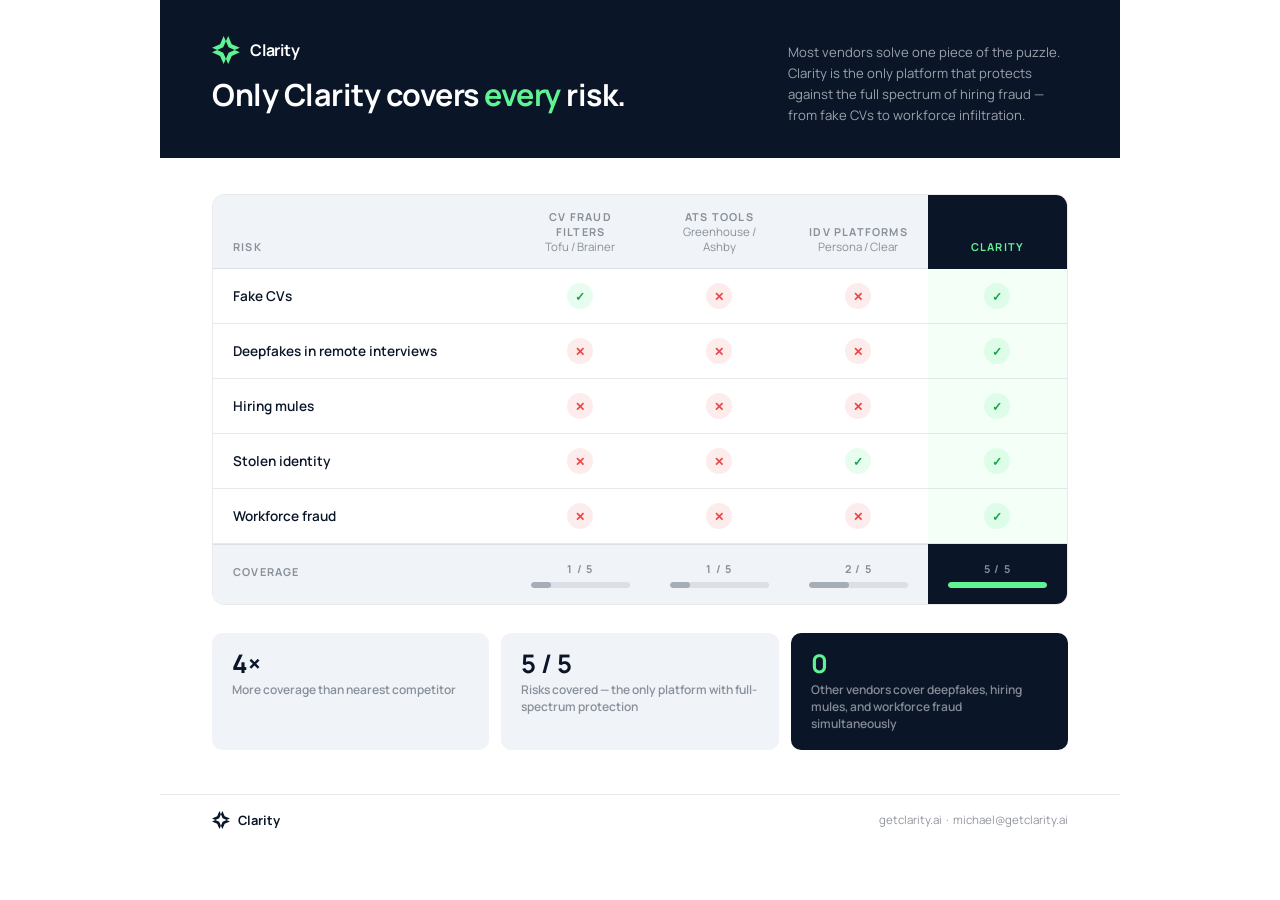
<file: hiring-fraud-comparison-branded.html>
<!DOCTYPE html>
<html lang="en">
<head>
  <meta charset="UTF-8"/>
  <meta name="viewport" content="width=device-width, initial-scale=1.0"/>
  <title>Hiring Fraud Protection — Clarity</title>
  <link href="https://fonts.googleapis.com/css2?family=Manrope:wght@400;600;700&display=swap" rel="stylesheet"/>
  <style>
    *, *::before, *::after { box-sizing: border-box; margin: 0; padding: 0; }

    :root {
      --navy:     #0a1628;
      --green:    #61F393;
      --danger:   #EF4444;
      --light-bg: #F0F4F8;
      --white:    #FFFFFF;
      --muted:    rgba(10,22,40,0.45);
      --border:   rgba(10,22,40,0.09);
    }

    html, body {
      width: 100%; height: 100%;
      background: var(--white);
      font-family: 'Manrope', sans-serif;
      color: var(--navy);
      -webkit-print-color-adjust: exact;
      print-color-adjust: exact;
    }

    /* ── PAGE SHELL ── */
    .page {
      width: 960px;
      min-height: 540px;
      margin: 0 auto;
      background: var(--white);
      display: flex;
      flex-direction: column;
    }

    /* ── HEADER ── */
    .header {
      background: var(--navy);
      padding: 36px 52px 32px;
      display: flex;
      align-items: flex-start;
      justify-content: space-between;
      gap: 24px;
    }

    .header-left { display: flex; flex-direction: column; gap: 14px; }

    .logo-row {
      display: flex;
      align-items: center;
      gap: 10px;
    }

    .logo-row svg { width: 28px; height: 28px; color: var(--green); flex-shrink: 0; }
    .logo-row span { font-size: 1rem; font-weight: 700; color: var(--white); letter-spacing: -0.2px; }

    .header h1 {
      font-size: 1.9rem;
      font-weight: 700;
      color: var(--white);
      line-height: 1.15;
      letter-spacing: -0.5px;
      max-width: 420px;
    }

    .header h1 em {
      font-style: normal;
      color: var(--green);
    }

    .header-right {
      padding-top: 6px;
      max-width: 280px;
    }

    .header-right p {
      font-size: 0.82rem;
      font-weight: 400;
      color: rgba(255,255,255,0.6);
      line-height: 1.6;
    }

    /* ── BODY ── */
    .body {
      flex: 1;
      padding: 36px 52px 44px;
      background: var(--white);
      display: flex;
      flex-direction: column;
      gap: 28px;
    }

    /* ── TABLE ── */
    .table-wrap { overflow: hidden; border-radius: 12px; border: 1px solid var(--border); }

    table {
      width: 100%;
      border-collapse: collapse;
      font-size: 0.83rem;
    }

    /* Column header row */
    thead tr th {
      padding: 14px 20px;
      font-size: 0.68rem;
      font-weight: 700;
      text-transform: uppercase;
      letter-spacing: 1.2px;
      color: var(--muted);
      background: var(--light-bg);
      border-bottom: 1px solid var(--border);
      text-align: left;
      vertical-align: bottom;
    }

    thead tr th:not(:first-child) { text-align: center; }

    /* Clarity column highlight */
    thead tr th.clarity-col {
      background: var(--navy);
      color: var(--green);
      border-bottom-color: var(--navy);
    }

    /* Body rows */
    tbody tr td {
      padding: 14px 20px;
      border-bottom: 1px solid var(--border);
      vertical-align: middle;
      background: var(--white);
    }

    tbody tr:last-child td { border-bottom: none; }

    tbody tr td:first-child {
      font-weight: 600;
      font-size: 0.85rem;
      color: var(--navy);
    }

    tbody tr td:not(:first-child) {
      text-align: center;
    }

    /* Clarity column cells */
    tbody tr td.clarity-col {
      background: rgba(97,243,147,0.07);
    }

    /* Hover row tint */
    tbody tr:hover td { background: var(--light-bg); }
    tbody tr:hover td.clarity-col { background: rgba(97,243,147,0.12); }

    /* ── ICONS ── */
    .icon-check, .icon-cross {
      display: inline-flex;
      align-items: center;
      justify-content: center;
      width: 26px; height: 26px;
      border-radius: 50%;
      font-size: 0.75rem;
      font-weight: 700;
    }

    .icon-check { background: rgba(97,243,147,0.15); color: #16a34a; }
    .icon-cross  { background: rgba(239,68,68,0.1);   color: var(--danger); }

    /* ── COVERAGE FOOTER ROW ── */
    .coverage-row td {
      padding: 16px 20px !important;
      background: var(--light-bg) !important;
      border-top: 2px solid var(--border) !important;
      border-bottom: none !important;
    }

    .coverage-row td.clarity-col {
      background: var(--navy) !important;
    }

    .coverage-label {
      font-size: 0.68rem;
      font-weight: 700;
      text-transform: uppercase;
      letter-spacing: 1.2px;
      color: var(--muted);
      display: block;
      margin-bottom: 6px;
    }

    .coverage-bar-wrap {
      display: flex;
      align-items: center;
      gap: 8px;
    }

    .coverage-bar-track {
      flex: 1;
      height: 6px;
      border-radius: 99px;
      background: var(--border);
      overflow: hidden;
    }

    .coverage-bar-fill {
      height: 100%;
      border-radius: 99px;
      background: rgba(10,22,40,0.25);
    }

    .clarity-col .coverage-bar-fill { background: var(--green); }

    .coverage-num {
      font-size: 0.78rem;
      font-weight: 700;
      color: var(--muted);
      white-space: nowrap;
    }

    .clarity-col .coverage-num { color: var(--green); }

    /* ── STAT STRIP ── */
    .stat-strip {
      display: flex;
      gap: 12px;
    }

    .stat-card {
      flex: 1;
      background: var(--light-bg);
      border-radius: 10px;
      padding: 18px 20px;
      display: flex;
      flex-direction: column;
      gap: 4px;
    }

    .stat-card.accent {
      background: var(--navy);
    }

    .stat-num {
      font-size: 1.6rem;
      font-weight: 700;
      color: var(--navy);
      line-height: 1;
    }

    .stat-card.accent .stat-num { color: var(--green); }

    .stat-label {
      font-size: 0.75rem;
      font-weight: 600;
      color: var(--muted);
    }

    .stat-card.accent .stat-label { color: rgba(255,255,255,0.5); }

    /* ── FOOTER ── */
    .footer {
      border-top: 1px solid var(--border);
      padding: 16px 52px;
      display: flex;
      align-items: center;
      justify-content: space-between;
    }

    .footer-logo {
      display: flex;
      align-items: center;
      gap: 8px;
    }

    .footer-logo svg { width: 18px; height: 18px; color: var(--navy); }
    .footer-logo span { font-size: 0.8rem; font-weight: 700; color: var(--navy); }

    .footer p {
      font-size: 0.72rem;
      color: var(--muted);
    }

    @media print {
      .page { width: 100%; }
      body { background: white; }
    }
  </style>
</head>
<body>
<div class="page">

  <!-- HEADER -->
  <div class="header">
    <div class="header-left">
      <div class="logo-row">
        <svg viewBox="0 0 56 56" fill="none"><path d="M39.48 16.28L32.35 0L27.81 10.48L33.1 22.71L45.23 28.05L55.63 23.47L39.48 16.28Z" fill="currentColor"/><path d="M39.48 39.81L55.62 32.62L45.24 28.05L33.11 33.38L27.81 45.62L32.35 56.1L39.48 39.81Z" fill="currentColor"/><path d="M16.15 39.82L23.28 56.1L27.82 45.62L22.53 33.39L10.4 28.05L0 32.62L16.15 39.82Z" fill="currentColor"/><path d="M16.15 16.28L0 23.48L10.39 28.05L22.52 22.71L27.81 10.48L23.28 0L16.15 16.28Z" fill="currentColor"/></svg>
        <span>Clarity</span>
      </div>
      <h1>Only Clarity covers <em>every</em> risk.</h1>
    </div>
    <div class="header-right">
      <p>Most vendors solve one piece of the puzzle. Clarity is the only platform that protects against the full spectrum of hiring fraud — from fake CVs to workforce infiltration.</p>
    </div>
  </div>

  <!-- BODY -->
  <div class="body">

    <!-- COMPARISON TABLE -->
    <div class="table-wrap">
      <table>
        <thead>
          <tr>
            <th style="width:30%">Risk</th>
            <th style="width:14%">CV Fraud Filters<br/><span style="font-weight:400;text-transform:none;letter-spacing:0;font-size:0.72rem;">Tofu / Brainer</span></th>
            <th style="width:14%">ATS Tools<br/><span style="font-weight:400;text-transform:none;letter-spacing:0;font-size:0.72rem;">Greenhouse / Ashby</span></th>
            <th style="width:14%">IDV Platforms<br/><span style="font-weight:400;text-transform:none;letter-spacing:0;font-size:0.72rem;">Persona / Clear</span></th>
            <th style="width:14%" class="clarity-col">Clarity</th>
          </tr>
        </thead>
        <tbody>
          <tr>
            <td>Fake CVs</td>
            <td><span class="icon-check">✓</span></td>
            <td><span class="icon-cross">✕</span></td>
            <td><span class="icon-cross">✕</span></td>
            <td class="clarity-col"><span class="icon-check">✓</span></td>
          </tr>
          <tr>
            <td>Deepfakes in remote interviews</td>
            <td><span class="icon-cross">✕</span></td>
            <td><span class="icon-cross">✕</span></td>
            <td><span class="icon-cross">✕</span></td>
            <td class="clarity-col"><span class="icon-check">✓</span></td>
          </tr>
          <tr>
            <td>Hiring mules</td>
            <td><span class="icon-cross">✕</span></td>
            <td><span class="icon-cross">✕</span></td>
            <td><span class="icon-cross">✕</span></td>
            <td class="clarity-col"><span class="icon-check">✓</span></td>
          </tr>
          <tr>
            <td>Stolen identity</td>
            <td><span class="icon-cross">✕</span></td>
            <td><span class="icon-cross">✕</span></td>
            <td><span class="icon-check">✓</span></td>
            <td class="clarity-col"><span class="icon-check">✓</span></td>
          </tr>
          <tr>
            <td>Workforce fraud</td>
            <td><span class="icon-cross">✕</span></td>
            <td><span class="icon-cross">✕</span></td>
            <td><span class="icon-cross">✕</span></td>
            <td class="clarity-col"><span class="icon-check">✓</span></td>
          </tr>

          <!-- COVERAGE ROW -->
          <tr class="coverage-row">
            <td>
              <span class="coverage-label">Coverage</span>
            </td>
            <td>
              <span class="coverage-label">1 / 5</span>
              <div class="coverage-bar-wrap">
                <div class="coverage-bar-track"><div class="coverage-bar-fill" style="width:20%"></div></div>
              </div>
            </td>
            <td>
              <span class="coverage-label">1 / 5</span>
              <div class="coverage-bar-wrap">
                <div class="coverage-bar-track"><div class="coverage-bar-fill" style="width:20%"></div></div>
              </div>
            </td>
            <td>
              <span class="coverage-label">2 / 5</span>
              <div class="coverage-bar-wrap">
                <div class="coverage-bar-track"><div class="coverage-bar-fill" style="width:40%"></div></div>
              </div>
            </td>
            <td class="clarity-col">
              <span class="coverage-label" style="color:rgba(255,255,255,0.5);">5 / 5</span>
              <div class="coverage-bar-wrap">
                <div class="coverage-bar-track" style="background:rgba(255,255,255,0.15)"><div class="coverage-bar-fill" style="width:100%"></div></div>
              </div>
            </td>
          </tr>
        </tbody>
      </table>
    </div>

    <!-- STAT STRIP -->
    <div class="stat-strip">
      <div class="stat-card">
        <span class="stat-num">4×</span>
        <span class="stat-label">More coverage than nearest competitor</span>
      </div>
      <div class="stat-card">
        <span class="stat-num">5 / 5</span>
        <span class="stat-label">Risks covered — the only platform with full-spectrum protection</span>
      </div>
      <div class="stat-card accent">
        <span class="stat-num">0</span>
        <span class="stat-label">Other vendors cover deepfakes, hiring mules, and workforce fraud simultaneously</span>
      </div>
    </div>

  </div>

  <!-- FOOTER -->
  <div class="footer">
    <div class="footer-logo">
      <svg viewBox="0 0 56 56" fill="none"><path d="M39.48 16.28L32.35 0L27.81 10.48L33.1 22.71L45.23 28.05L55.63 23.47L39.48 16.28Z" fill="currentColor"/><path d="M39.48 39.81L55.62 32.62L45.24 28.05L33.11 33.38L27.81 45.62L32.35 56.1L39.48 39.81Z" fill="currentColor"/><path d="M16.15 39.82L23.28 56.1L27.82 45.62L22.53 33.39L10.4 28.05L0 32.62L16.15 39.82Z" fill="currentColor"/><path d="M16.15 16.28L0 23.48L10.39 28.05L22.52 22.71L27.81 10.48L23.28 0L16.15 16.28Z" fill="currentColor"/></svg>
      <span>Clarity</span>
    </div>
    <p>getclarity.ai &nbsp;·&nbsp; michael@getclarity.ai</p>
  </div>

</div>
</body>
</html>
</file>
